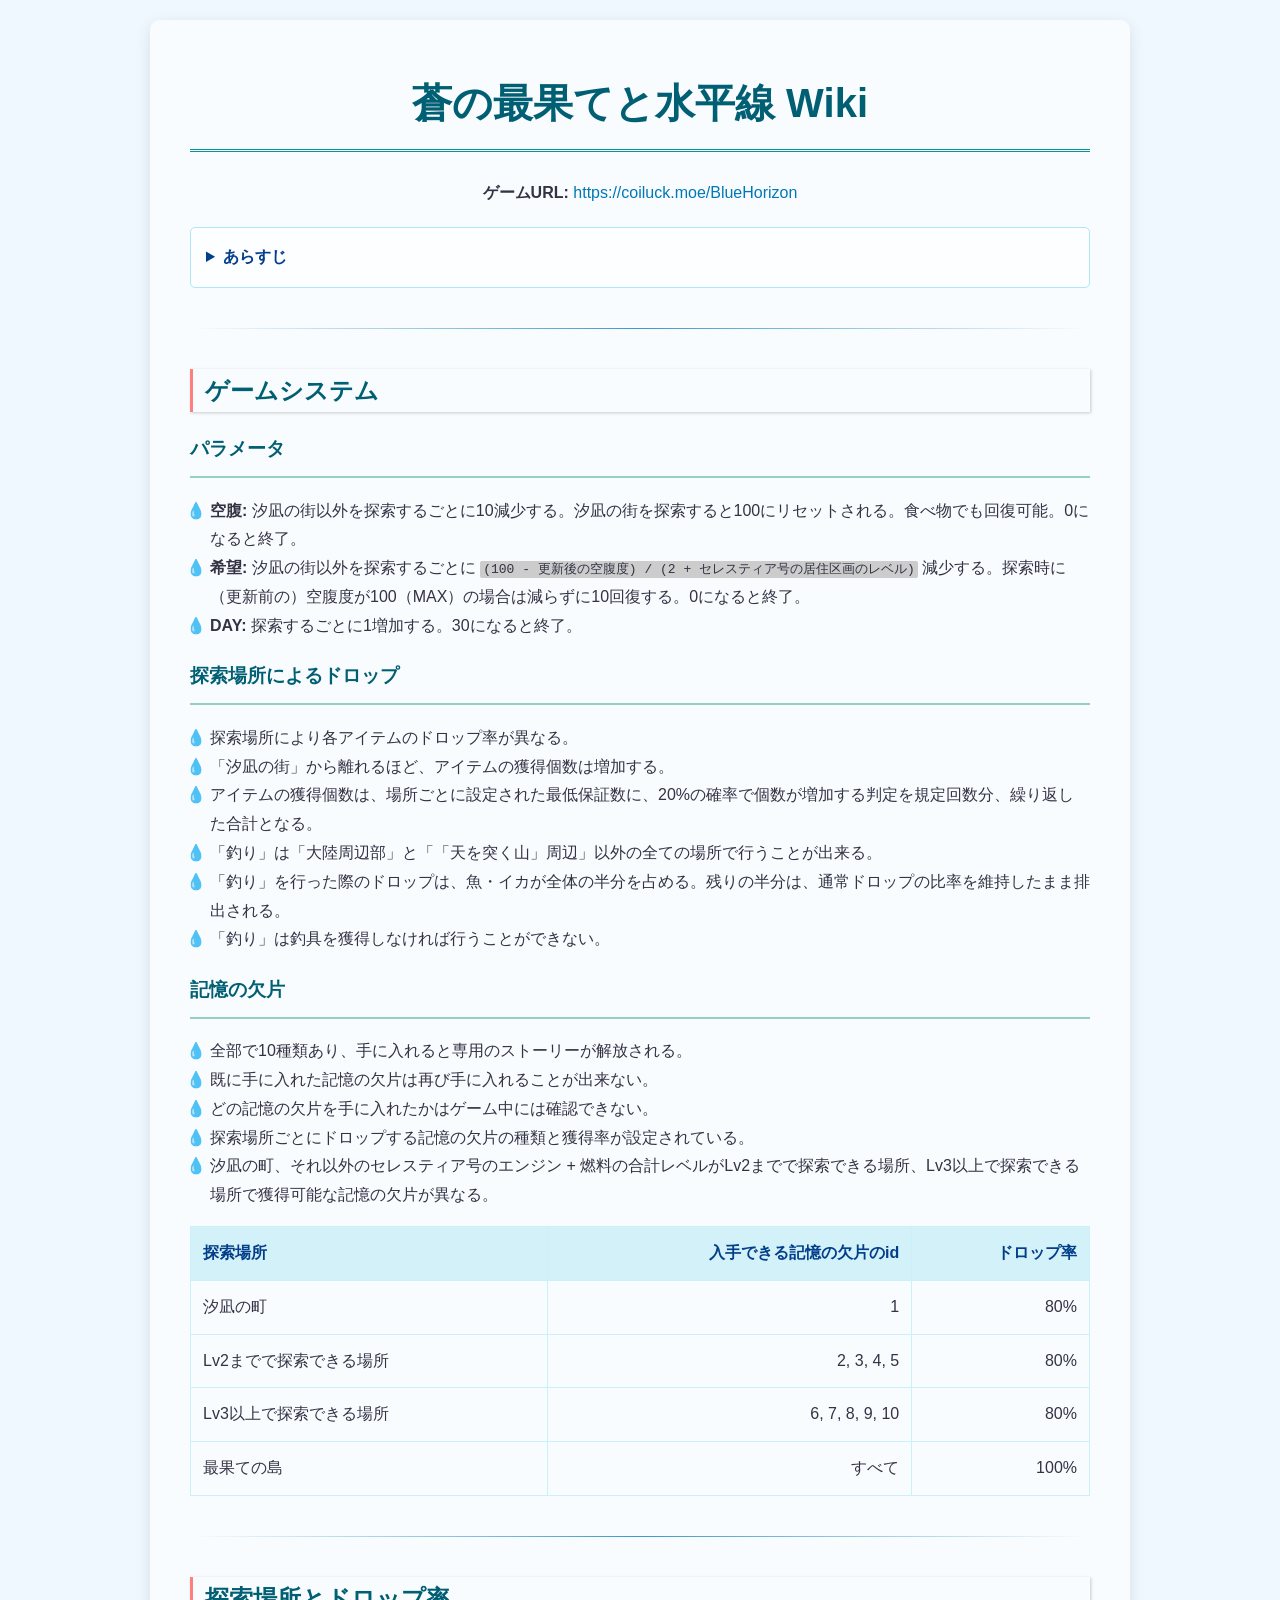
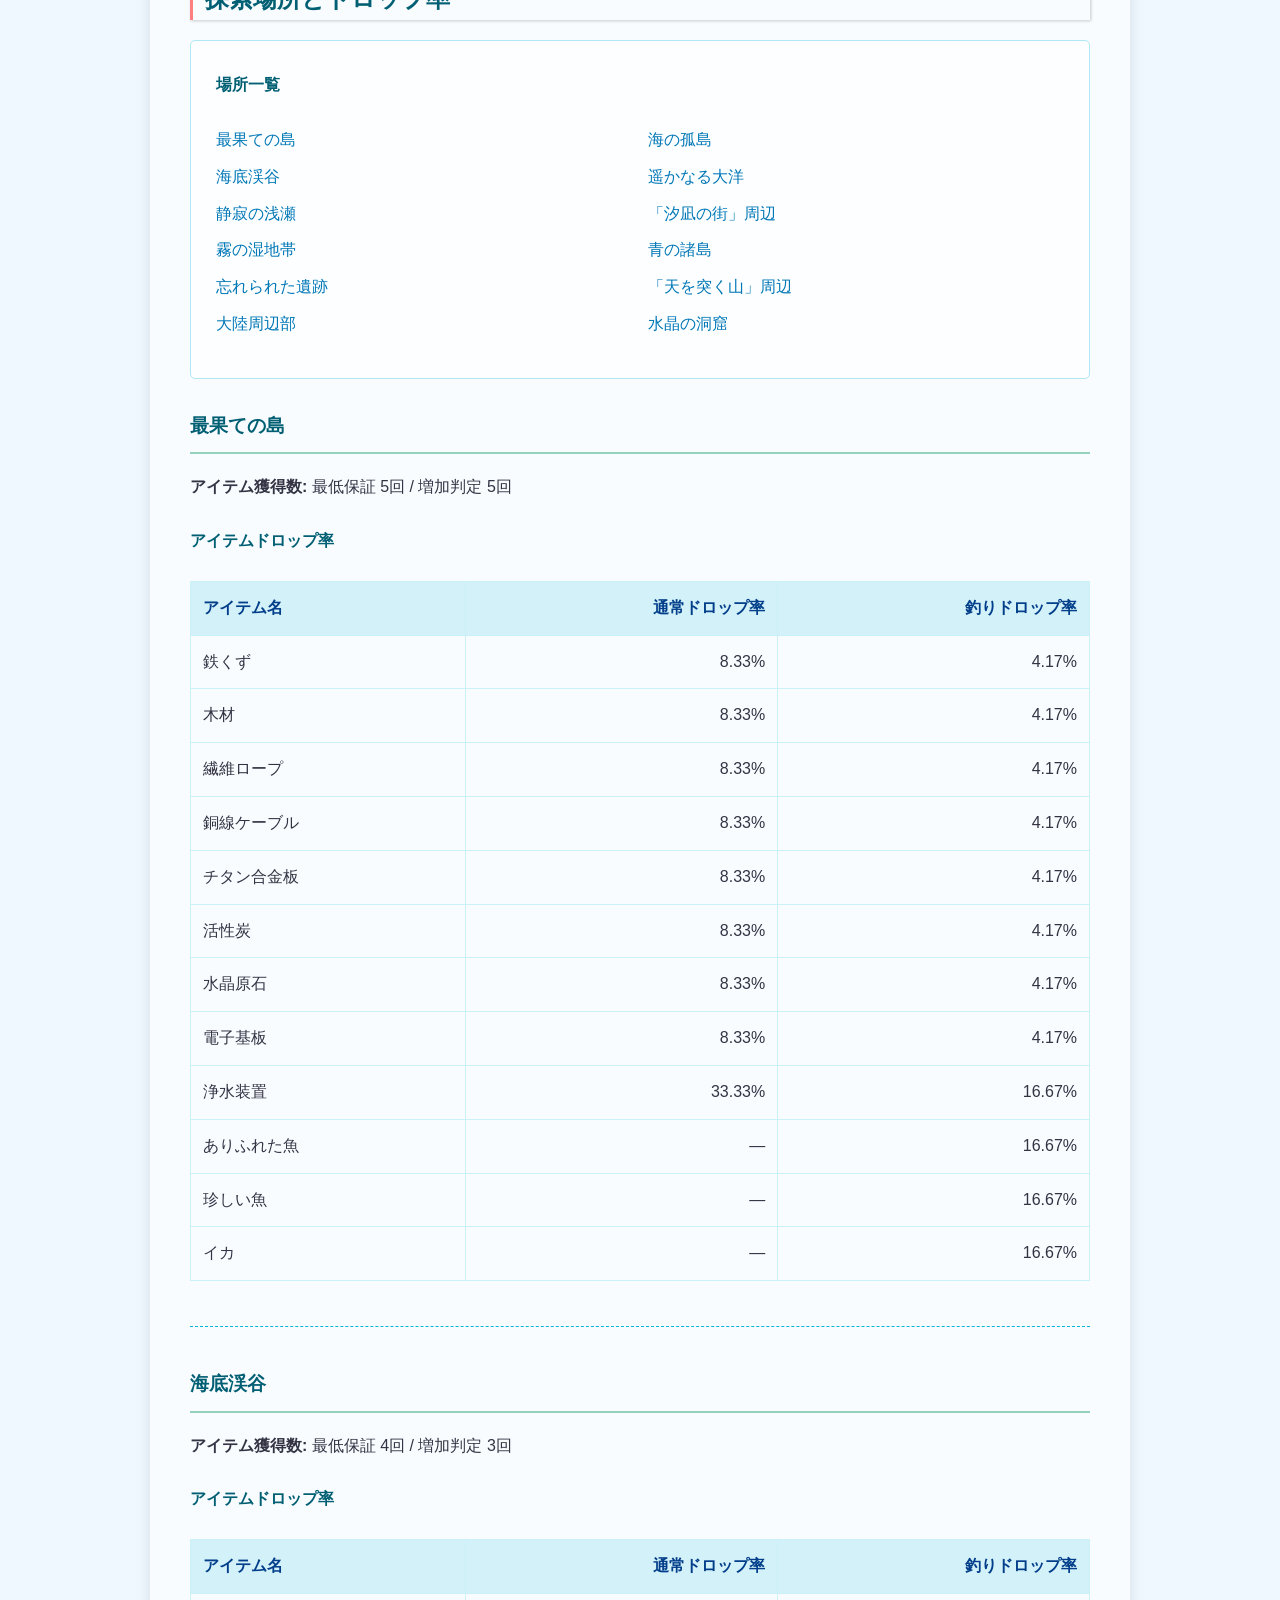
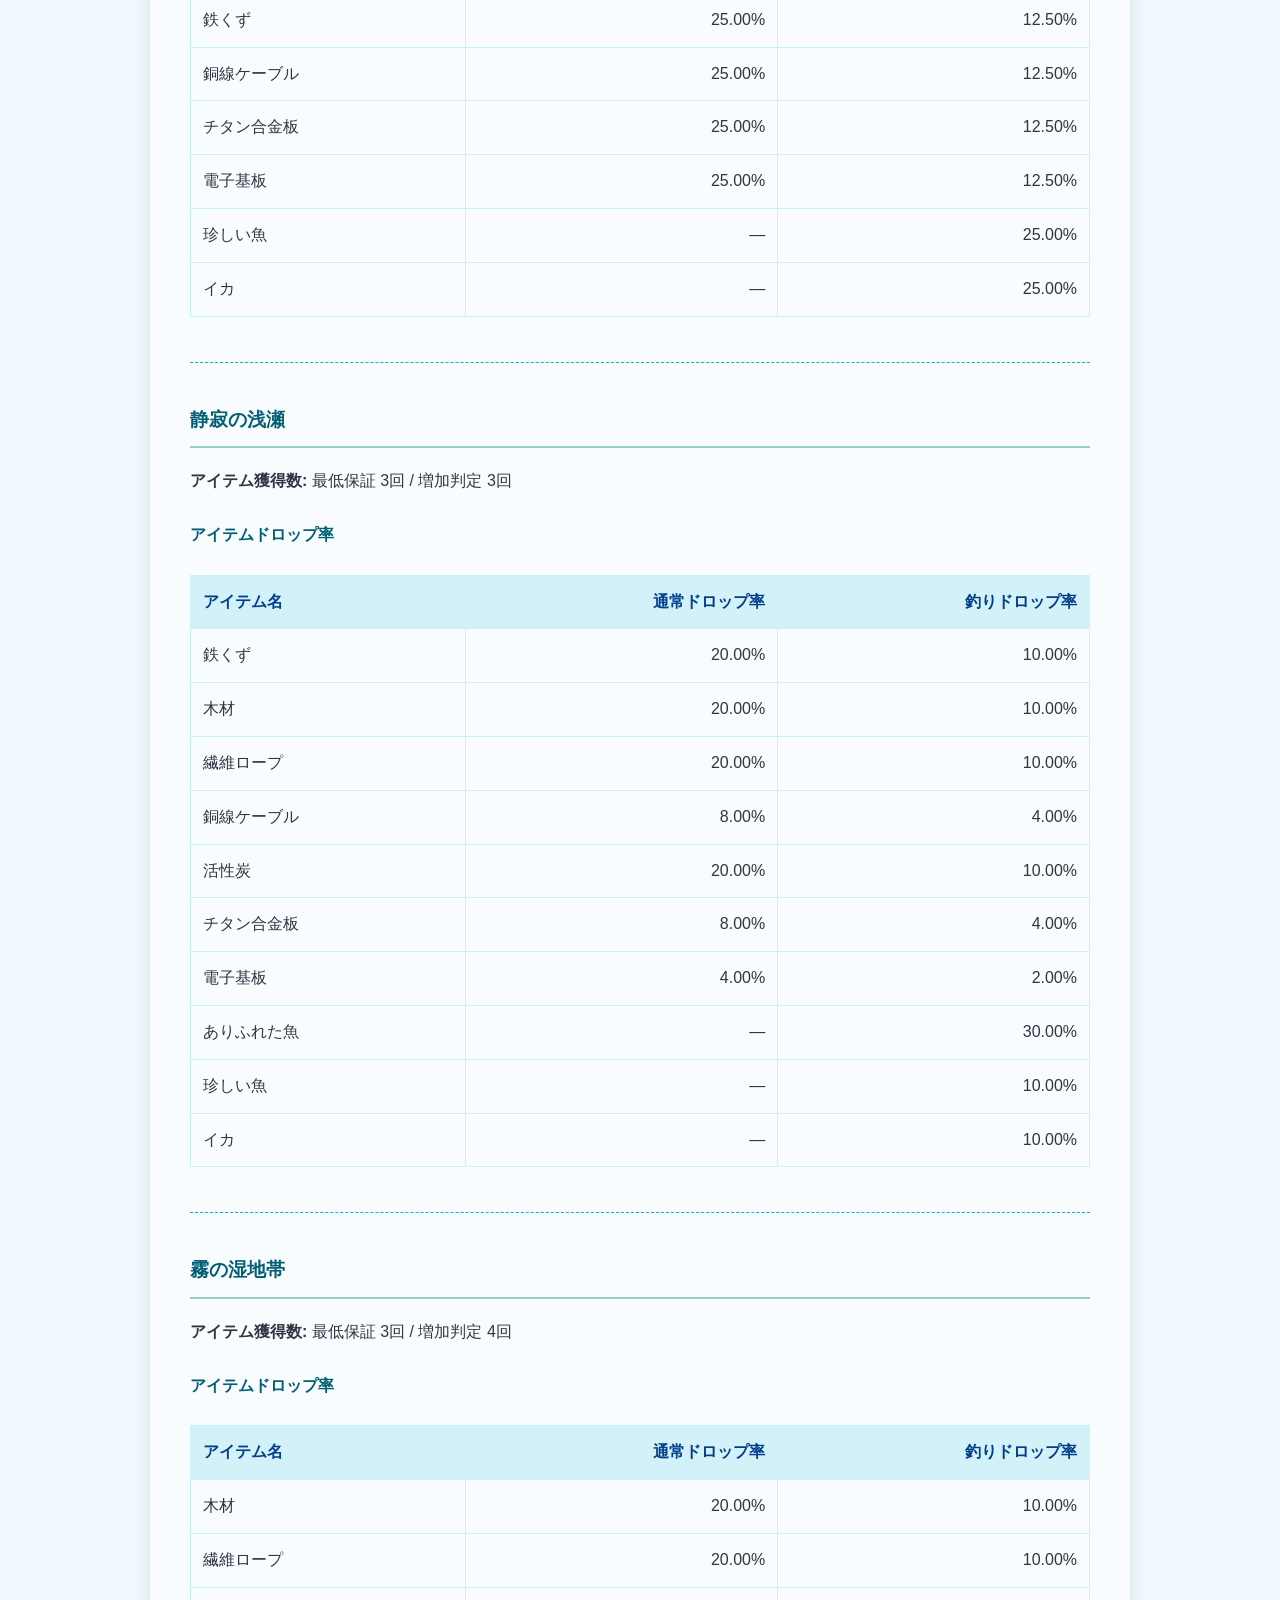
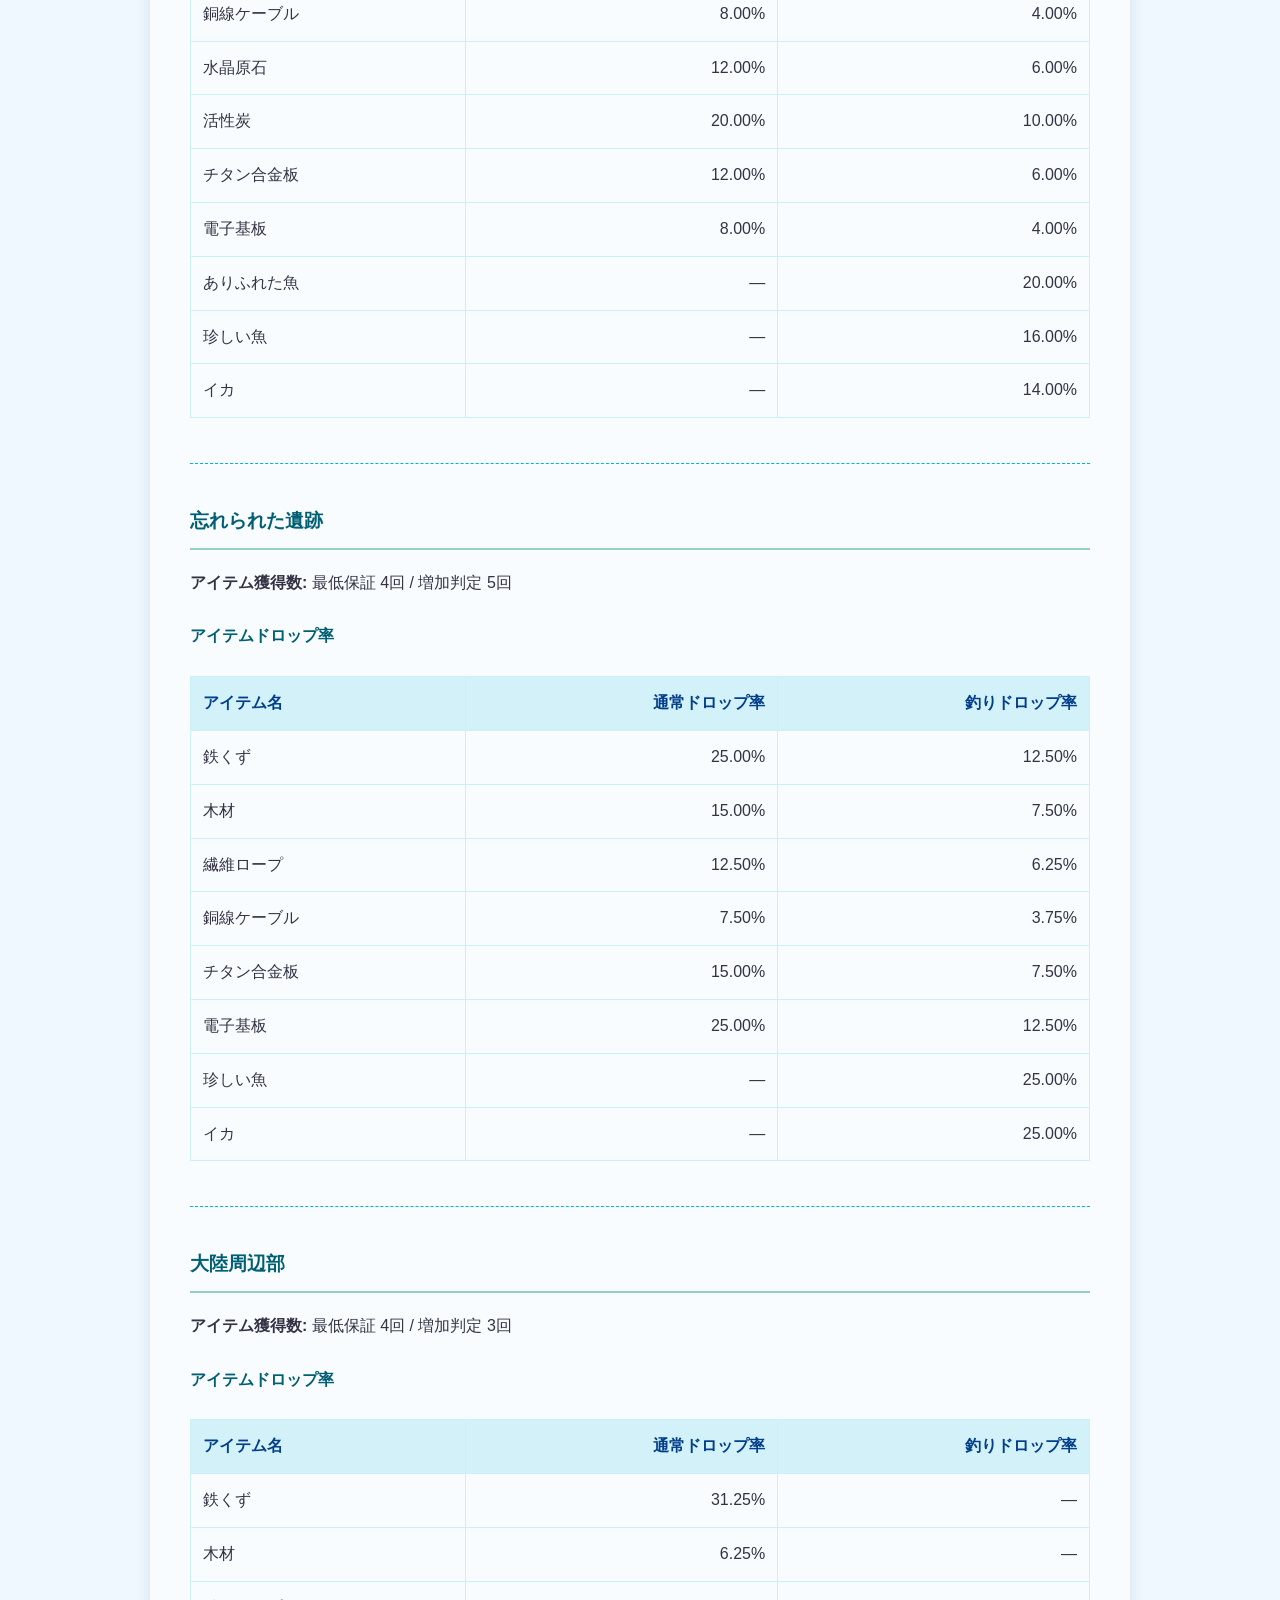
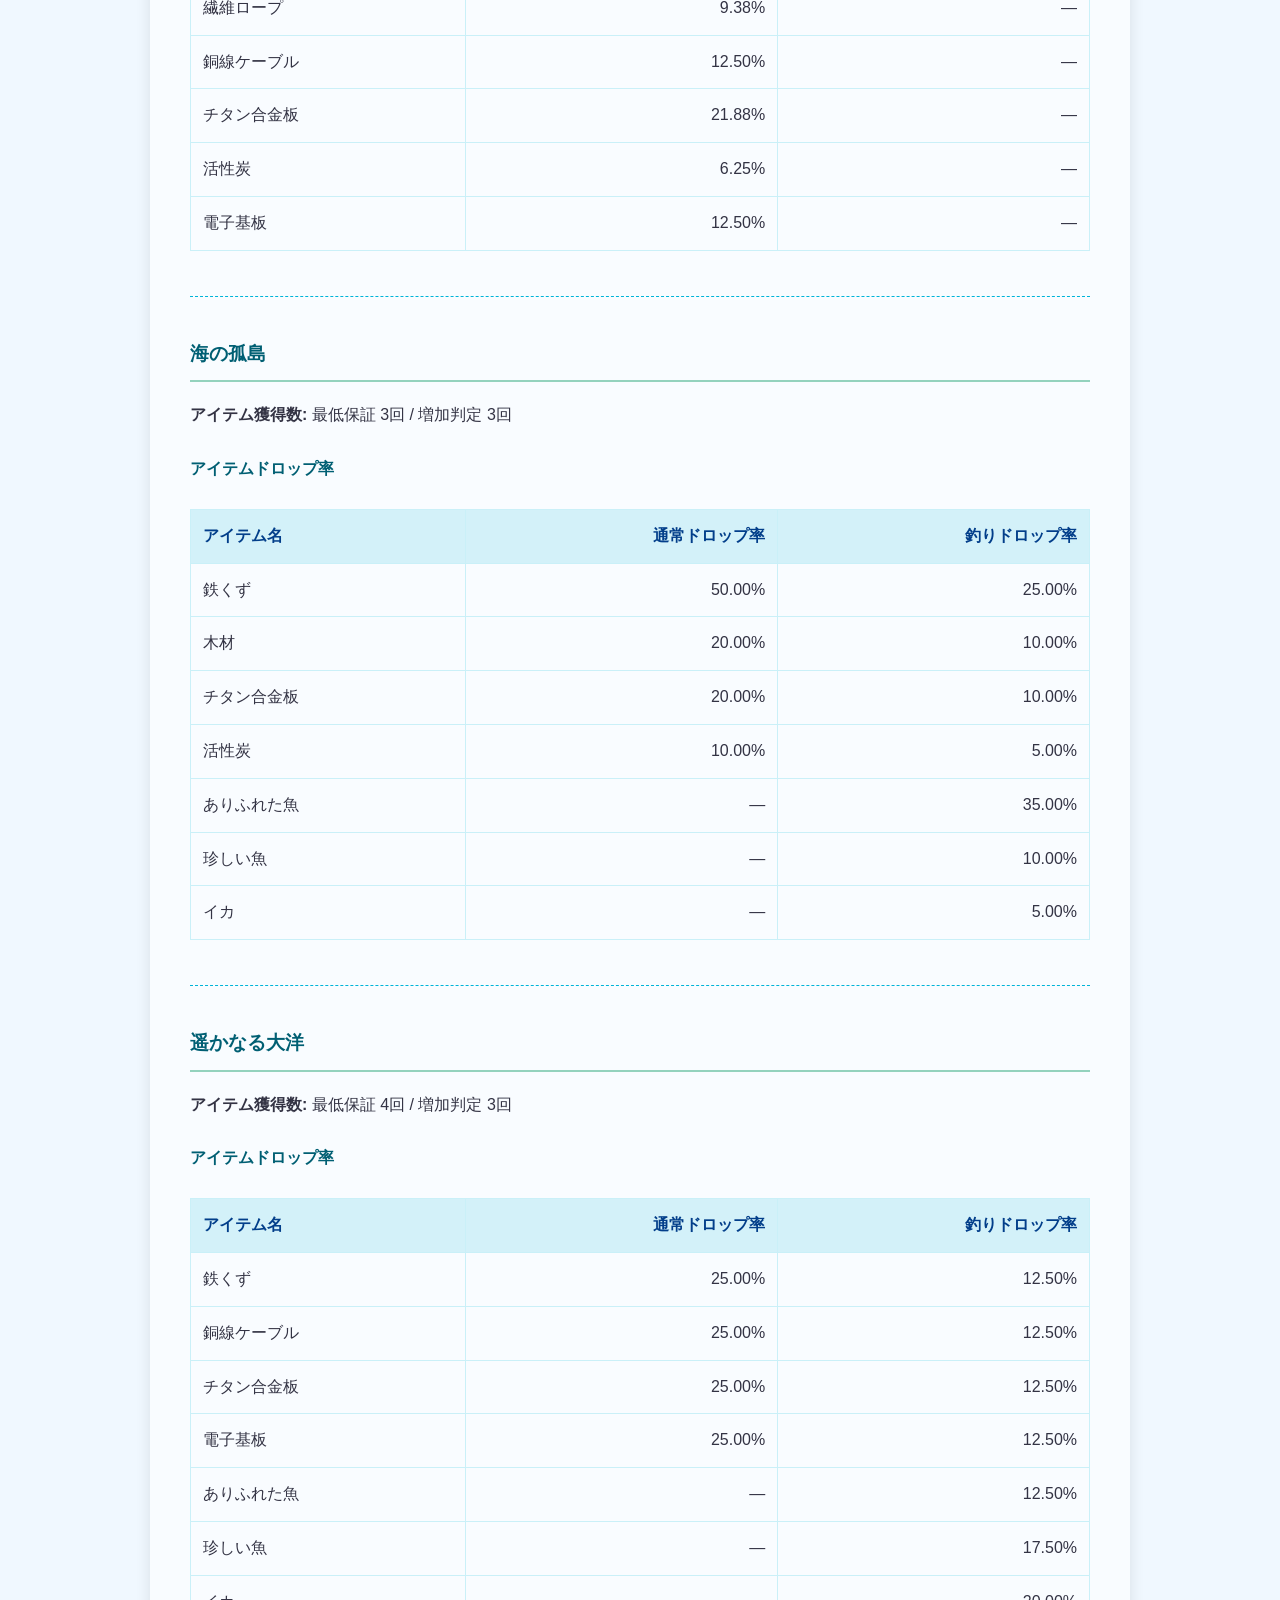
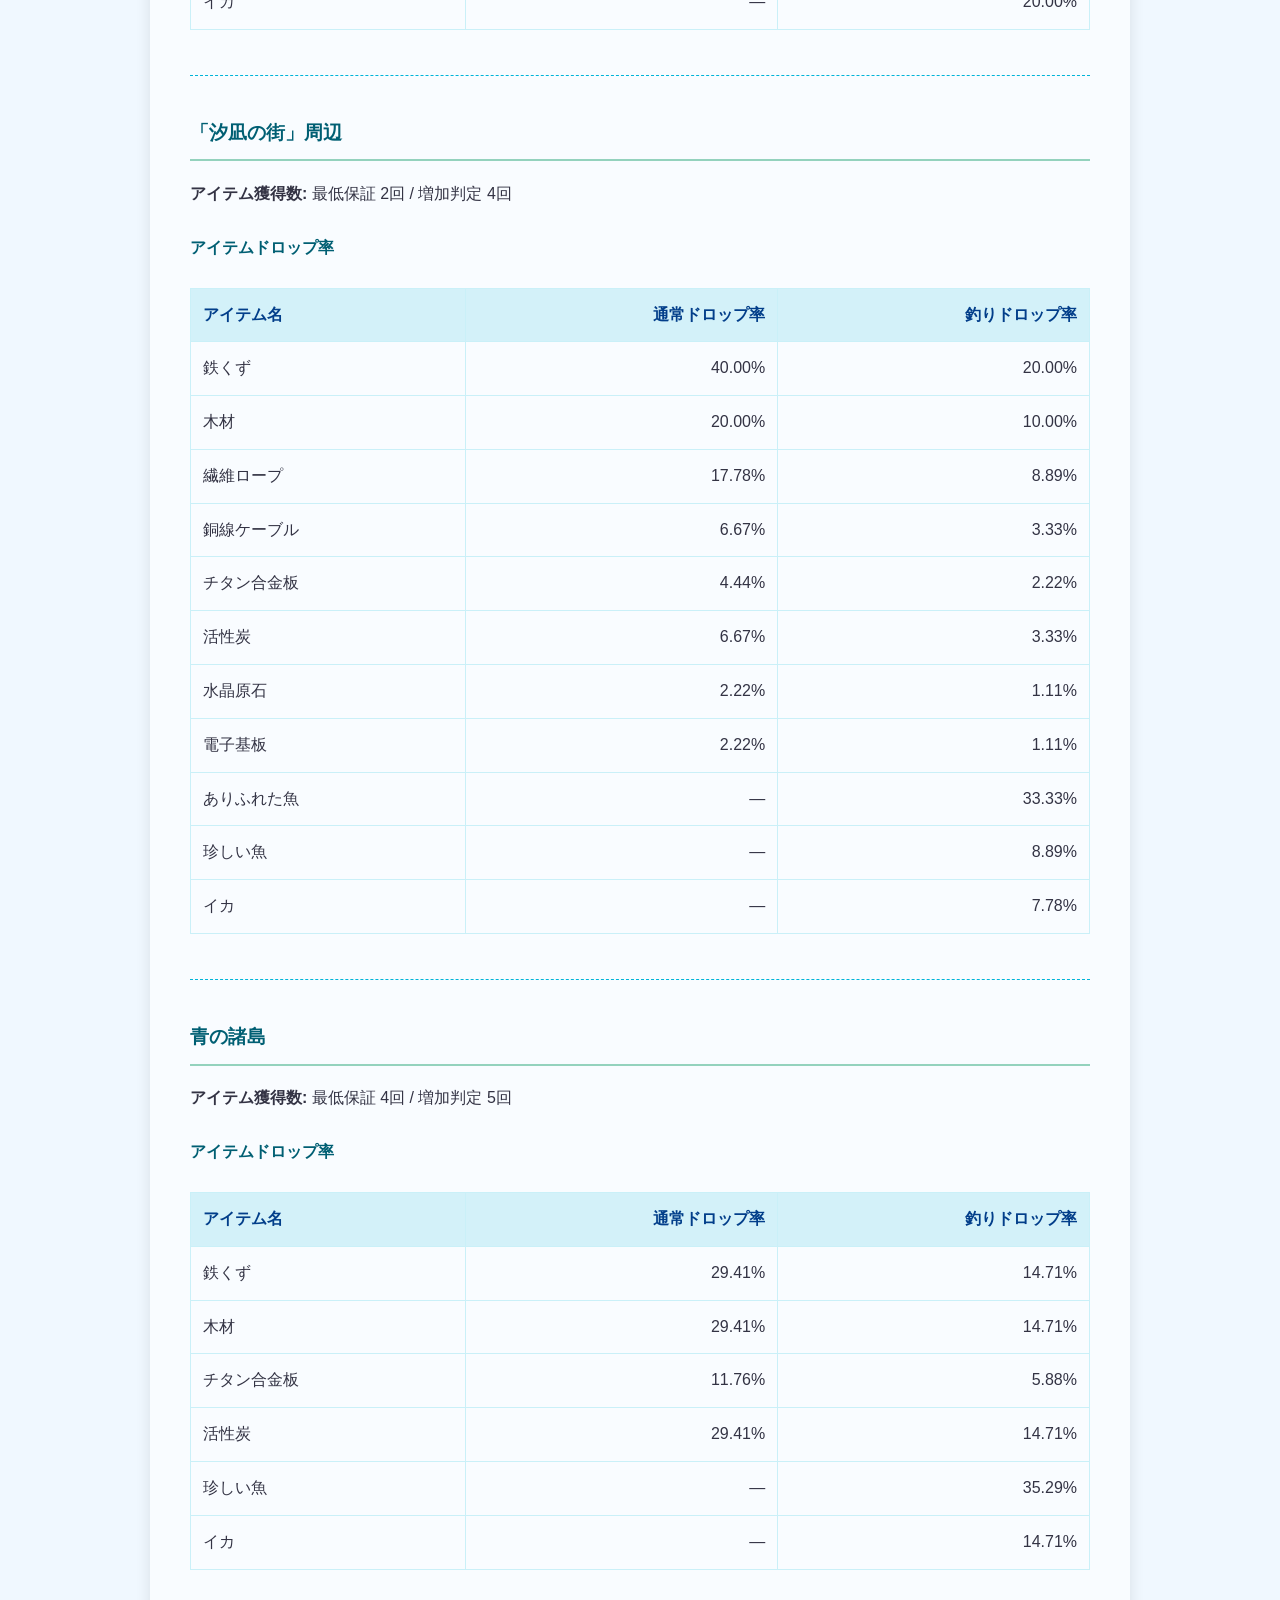
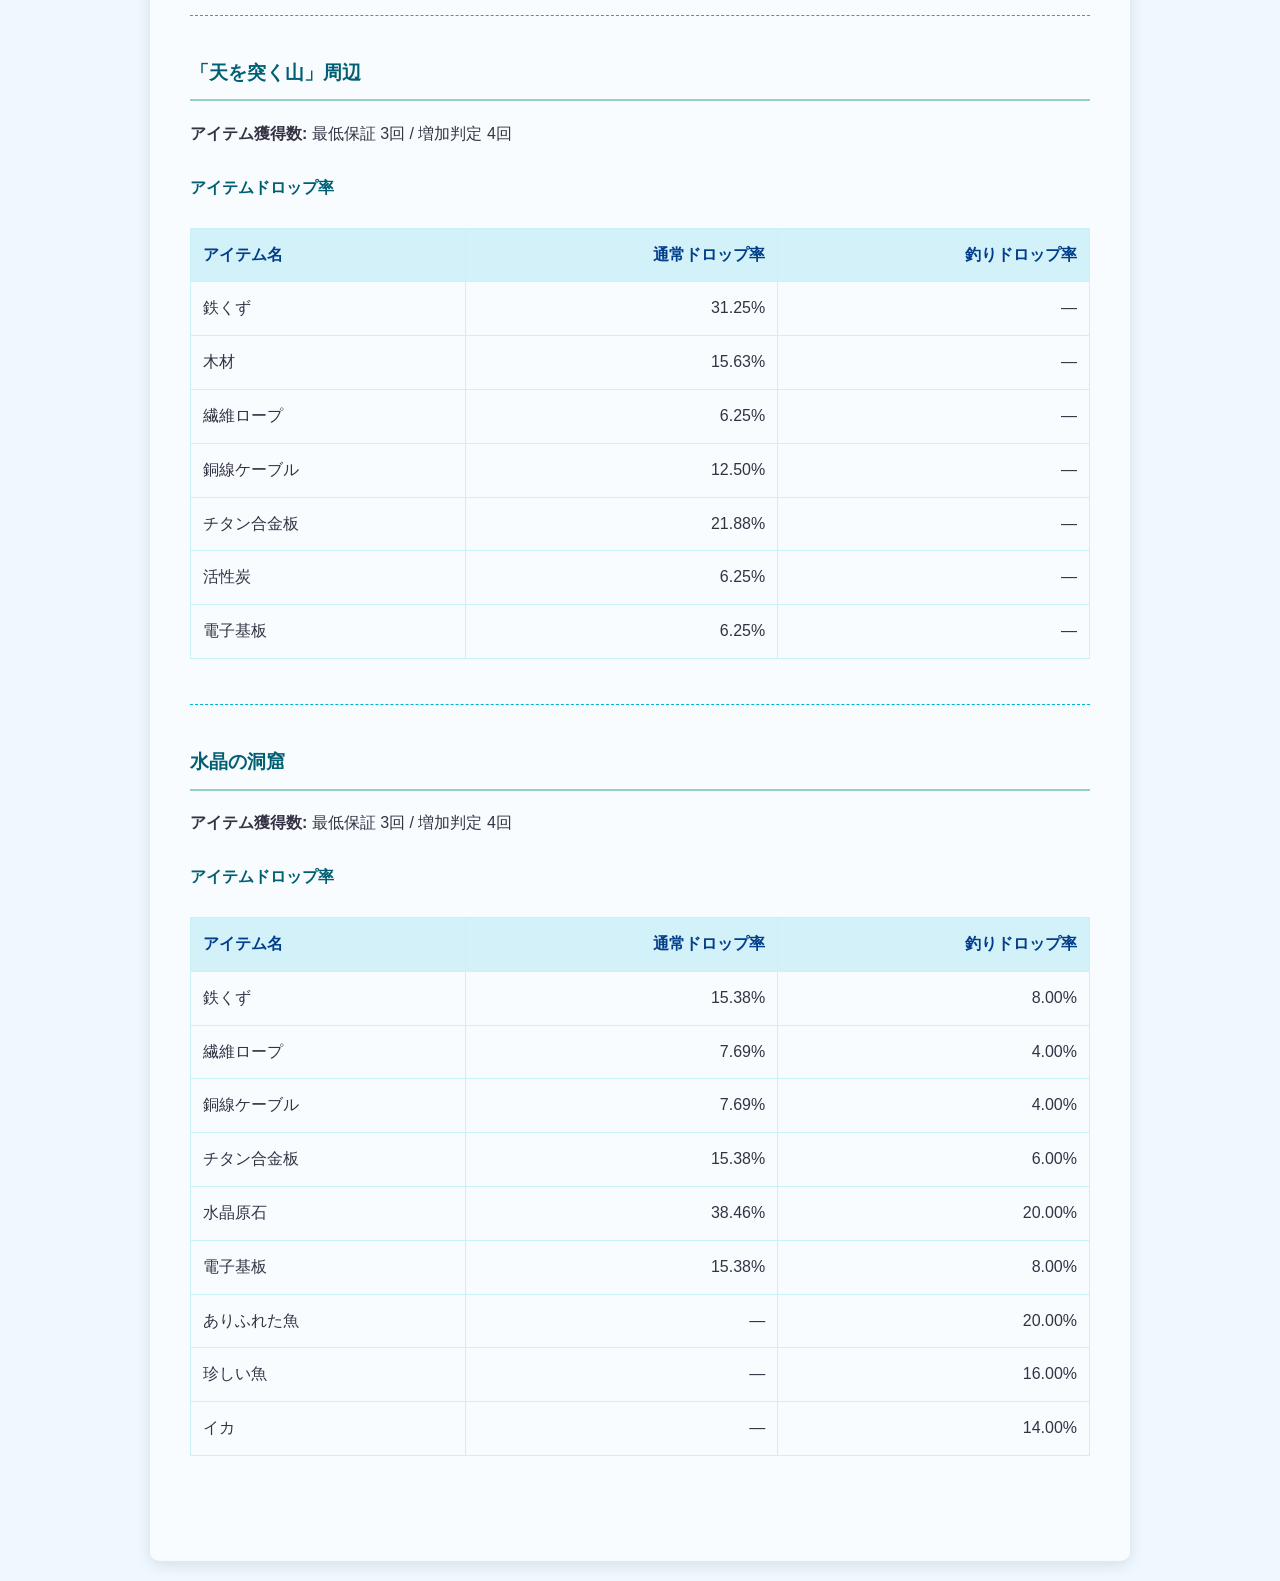
<file: wiki.html>
<!DOCTYPE html>
<html lang="ja">
<head>
    <meta charset="UTF-8">
    <meta name="viewport" content="width=device-width, initial-scale=1.0">
    <title>蒼の最果てと水平線 Wiki</title>
    <style>
        body {
            font-family: 'Helvetica Neue', 'Arial', 'Hiragino Kaku Gothic ProN', 'Hiragino Sans', 'Meiryo', sans-serif;
            line-height: 1.8;
            color: #334;
            background-color: #f0f8ff;
            margin: 0;
            padding: 20px;
        }

        .container {
            max-width: 900px;
            margin: 0 auto;
            background-color: rgba(255, 255, 255, 0.6);
            padding: 20px 40px;
            border-radius: 10px;
            box-shadow: 0 4px 15px rgba(0, 0, 0, 0.1);
        }
        
        h1, h2, h3, h4 {
            color: #005f73;
            border-bottom: 2px solid #94d2bd;
            padding-bottom: 10px;
        }

        h1 {
            text-align: center;
            font-size: 2.5em;
            border-bottom: 3px double #0a9396;
        }

        h2 {
          padding: 0 0 0 12px;
          border-bottom: none;
          border-left: 3px solid #ff7f7e;
          box-shadow: 1px 1px 3px rgba(0, 0, 0, 0.2);
        }
        
        h4 {
            border-bottom: none;
            margin-top: 25px;
            margin-bottom: 15px;
        }
        
        a {
            color: #0077b6;
            text-decoration: none;
        }
        
        a:hover {
            text-decoration: underline;
        }

        details {
            border: 1px solid #ade8f4;
            border-radius: 5px;
            padding: 15px;
            margin: 20px 0;
            background-color: rgba(255, 255, 255, 0.4);
        }
        
        summary {
            font-weight: bold;
            cursor: pointer;
            color: #023e8a;
            user-select: none;
            -webkit-user-select: none;
            -moz-user-select: none;
            -ms-user-select: none;
        }
        details p {
            user-select: none;
            -webkit-user-select: none;
            -moz-user-select: none;
            -ms-user-select: none;
        }

        code {
            background-color: #ccc;
            padding: 1px 3px;
            border-radius: 2px;
        }

        table {
            width: 100%;
            border-collapse: collapse;
            margin-bottom: 25px;
        }
        
        th, td {
            border: 1px solid #caf0f8;
            padding: 12px;
            text-align: left;
        }
        
        th {
            background-color: rgba(173, 232, 244, 0.5);
            color: #023e8a;
            font-weight: bold;
        }
        
        td:nth-child(2),
        td:nth-child(3),
        th:nth-child(2),
        th:nth-child(3) {
            text-align: right;
        }
        
        .location-section {
            margin-bottom: 40px;
            padding-bottom: 20px;
            border-bottom: 1px dashed #00b4d8;
        }

        .location-section:last-child {
            border-bottom: none;
        }
        
        ul {
            list-style-type: '💧 ';
            padding-left: 20px;
        }
        
        hr {
            border: 0;
            height: 1px;
            background-image: linear-gradient(to right, rgba(0, 0, 0, 0), rgba(0, 119, 182, 0.75), rgba(0, 0, 0, 0));
            margin: 40px 0;
        }

        /* Added Styles for Table of Contents */
        #location-toc-container {
            background-color: rgba(255, 255, 255, 0.4);
            border: 1px solid #ade8f4;
            border-radius: 5px;
            padding: 5px 25px 15px;
            margin-bottom: 30px;
        }

        #location-toc {
            list-style-type: none;
            padding-left: 0;
            columns: 2;
            -webkit-columns: 2;
            -moz-columns: 2;
        }

        #location-toc li {
            margin-bottom: 8px;
        }
    </style>
</head>
<body>

<div class="container">
    <h1>蒼の最果てと水平線 Wiki</h1>
    <p style="text-align: center;">
        <strong>ゲームURL:</strong> <a href="./" target="_blank" rel="noopener noreferrer">https://coiluck.moe/BlueHorizon</a>
    </p>

    <details>
        <summary>あらすじ</summary>
        <p>
            かつて栄華を誇った文明は、原因不明の大海面上昇「蒼い沈黙」によってそのほとんどが海の底へと沈んだ。<br>
            そんな世界で「汐凪（しおなぎ）の街」で暮らしていた少女ミナだったが、 ある時、街の生命線である浄水装置が故障し、修理に必要な特殊部品が遠方の水没都市でしか手に入らないことが判明する。<br>
            街の人々を救うため、ミナは危険を承知で未踏の海域へ向かう決意を固める。<br>
            ミナは小型潜水艇「セレスティア号」に乗り込みんだ。海の中に眠る過去の記録を拾い集め、かすかな希望を頼りに、ミナの静かな旅が始まる。
        </p>
    </details>

    <hr>

    <h2>ゲームシステム</h2>

    <h3>パラメータ</h3>
    <ul>
        <li><strong>空腹:</strong> 汐凪の街以外を探索するごとに10減少する。汐凪の街を探索すると100にリセットされる。食べ物でも回復可能。0になると終了。</li>
        <li><strong>希望:</strong> 汐凪の街以外を探索するごとに <code>(100 - 更新後の空腹度) / (2 + セレスティア号の居住区画のレベル)</code> 減少する。探索時に（更新前の）空腹度が100（MAX）の場合は減らずに10回復する。0になると終了。</li>
        <li><strong>DAY:</strong> 探索するごとに1増加する。30になると終了。</li>
    </ul>

    <h3>探索場所によるドロップ</h3>
    <ul>
        <li>探索場所により各アイテムのドロップ率が異なる。</li>
        <li>「汐凪の街」から離れるほど、アイテムの獲得個数は増加する。</li>
        <li>アイテムの獲得個数は、場所ごとに設定された最低保証数に、20%の確率で個数が増加する判定を規定回数分、繰り返した合計となる。</li>
        <li>「釣り」は「大陸周辺部」と「「天を突く山」周辺」以外の全ての場所で行うことが出来る。</li>
        <li>「釣り」を行った際のドロップは、魚・イカが全体の半分を占める。残りの半分は、通常ドロップの比率を維持したまま排出される。</li>
        <li>「釣り」は釣具を獲得しなければ行うことができない。</li>
    </ul>
    
    <h3>記憶の欠片</h3>
    <ul>
        <li>全部で10種類あり、手に入れると専用のストーリーが解放される。</li>
        <li>既に手に入れた記憶の欠片は再び手に入れることが出来ない。</li>
        <li>どの記憶の欠片を手に入れたかはゲーム中には確認できない。</li>
        <li>探索場所ごとにドロップする記憶の欠片の種類と獲得率が設定されている。</li>
        <li>汐凪の町、それ以外のセレスティア号のエンジン + 燃料の合計レベルがLv2までで探索できる場所、Lv3以上で探索できる場所で獲得可能な記憶の欠片が異なる。</li>
    </ul>
    <table>
        <thead>
            <tr>
                <th>探索場所</th>
                <th>入手できる記憶の欠片のid</th>
                <th>ドロップ率</th>
            </tr>
        </thead>
        <tbody>
            <tr>
                <td>汐凪の町</td>
                <td>1</td>
                <td>80%</td>
            </tr>
            <tr>
                <td>Lv2までで探索できる場所</td>
                <td>2, 3, 4, 5</td>
                <td>80%</td>
            </tr>
            <tr>
                <td>Lv3以上で探索できる場所</td>
                <td>6, 7, 8, 9, 10</td>
                <td>80%</td>
            </tr>
            <tr>
                <td>最果ての島</td>
                <td>すべて</td>
                <td>100%</td>
            </tr>
        </tbody>
    </table>
    <hr>

    <h2>探索場所とドロップ率</h2>

    <div id="location-toc-container">
        <h4>場所一覧</h4>
        <ul id="location-toc"></ul>
    </div>

    <div id="explore-data-container"></div>

</div>

<script>
// explore.js
const explorePlacesData = {
  path1: {
    name: '最果ての島',
    fishable: true,
    itemsWeight: {
      scrap_iron: 1,
      wood: 1,
      fiber_rope: 1,
      copper_wire_cable: 1,
      titanium_alloy_plate: 1,
      activated_carbon: 1,
      crystal_ore: 1,
      circuit_board: 1,
      water_purifier: 4,
    },
    itemsWeightInFishing: {
      scrap_iron: 1,
      wood: 1,
      fiber_rope: 1,
      copper_wire_cable: 1,
      titanium_alloy_plate: 1,
      activated_carbon: 1,
      crystal_ore: 1,
      circuit_board: 1,
      water_purifier: 4,
      fish_1: 4,
      fish_2: 4,
      squid: 4,
    },
    itemsRoll: {
      base: 5,
      rate: 5,
    }
  },
  path2: {
    name: 'これは見えないはず', // これはデータこれ以上書かない
  },
  path3: {
    name: '海底渓谷',
    fishable: true,
    itemsWeight: { // 20
      scrap_iron: 5,
      copper_wire_cable: 5,
      titanium_alloy_plate: 5,
      circuit_board: 5,
    },
    itemsWeightInFishing: {
      scrap_iron: 5,
      copper_wire_cable: 5,
      titanium_alloy_plate: 5,
      circuit_board: 5,
      fish_2: 10,
      squid: 10,
    },
    itemsRoll: {
      base: 4,
      rate: 3,
    }
  },
  path4: {
    name: '静寂の浅瀬',
    fishable: true,
    itemsWeight: { // 25
      scrap_iron: 5,
      wood: 5,
      fiber_rope: 5,
      copper_wire_cable: 2,
      activated_carbon: 5,
      titanium_alloy_plate: 2,
      circuit_board: 1,
    },
    itemsWeightInFishing: {
      scrap_iron: 5,
      wood: 5,
      fiber_rope: 5,
      copper_wire_cable: 2,
      activated_carbon: 5,
      titanium_alloy_plate: 2,
      circuit_board: 1,
      fish_1: 15,
      fish_2: 5,
      squid: 5,
    },
    itemsRoll: {
      base: 3,
      rate: 3,
    }
  },
  path5: {
    name: '霧の湿地帯',
    fishable: true,
    itemsWeight: { // 25
      wood: 5,
      fiber_rope: 5,
      copper_wire_cable: 2,
      crystal_ore: 3,
      activated_carbon: 5,
      titanium_alloy_plate: 3,
      circuit_board: 2,
    },
    itemsWeightInFishing: {
      wood: 5,
      fiber_rope: 5,
      copper_wire_cable: 2,
      crystal_ore: 3,
      activated_carbon: 5,
      titanium_alloy_plate: 3,
      circuit_board: 2,
      fish_1: 10,
      fish_2: 8,
      squid: 7,
    },
    itemsRoll: {
      base: 3,
      rate: 4,
    }
  },
  path6: {
    name: '忘れられた遺跡',
    fishable: true,
    images: 'ruins.avif',
    itemsWeight: { // 40
      scrap_iron: 10,
      wood: 6,
      fiber_rope: 5,
      copper_wire_cable: 3,
      titanium_alloy_plate: 6,
      circuit_board: 10,
    },
    itemsWeightInFishing: {
      scrap_iron: 10,
      wood: 6,
      fiber_rope: 5,
      copper_wire_cable: 3,
      titanium_alloy_plate: 6,
      circuit_board: 10,
      fish_2: 20,
      squid: 20,
    },
    itemsRoll: {
      base: 4,
      rate: 5,
    }
  },
  path7: {
    name: '大陸周辺部',
    fishable: false,
    itemsWeight: { // 32
      scrap_iron: 10,
      wood: 2,
      fiber_rope: 3,
      copper_wire_cable: 4,
      titanium_alloy_plate: 7,
      activated_carbon: 2,
      circuit_board: 4,
    },
    itemsRoll: {
      base: 4,
      rate: 3,
    }
  },
  path8: {
    name: '海の孤島',
    fishable: true,
    itemsWeight: { // 10
      scrap_iron: 5,
      wood: 2,
      titanium_alloy_plate: 2,
      activated_carbon: 1,
    },
    itemsWeightInFishing: {
      scrap_iron: 5,
      wood: 2,
      titanium_alloy_plate: 2,
      activated_carbon: 1,
      fish_1: 7,
      fish_2: 2,
      squid: 1,
    },
    itemsRoll: {
      base: 3,
      rate: 3,
    }
  },
  path9: {
    name: '遥かなる大洋',
    fishable: true,
    itemsWeight: { // 20
      scrap_iron: 5,
      copper_wire_cable: 5,
      titanium_alloy_plate: 5,
      circuit_board: 5,
    },
    itemsWeightInFishing: {
      scrap_iron: 5,
      copper_wire_cable: 5,
      titanium_alloy_plate: 5,
      circuit_board: 5,
      fish_1: 5,
      fish_2: 7,
      squid: 8,
    },
    itemsRoll: {
      base: 4,
      rate: 3,
    }
  },
  path10: {
    name: '「汐凪の街」周辺',
    fishable: true, // 釣りが可能か
    itemsWeight: {
      scrap_iron: 18,
      wood: 9,
      fiber_rope: 8,
      copper_wire_cable: 3,
      titanium_alloy_plate: 2,
      activated_carbon: 3,
      crystal_ore: 1,
      circuit_board: 1,
    },
    itemsWeightInFishing: {
      scrap_iron: 18,
      wood: 9,
      fiber_rope: 8,
      copper_wire_cable: 3,
      titanium_alloy_plate: 2,
      activated_carbon: 3,
      crystal_ore: 1,
      circuit_board: 1,
      fish_1: 30,
      fish_2: 8,
      squid: 7,
    },
    itemsRoll: {
      base: 2, // 最低保証
      rate: 4, // 20%の確率で増加するのをこの回数分繰り返す
    },
  },
  path11: {
    name: '青の諸島',
    fishable: true,
    images: 'island2.avif',
    itemsWeight: { // 17
      scrap_iron: 5,
      wood: 5,
      titanium_alloy_plate: 2,
      activated_carbon: 5,
    },
    itemsWeightInFishing: {
      scrap_iron: 5,
      wood: 5,
      titanium_alloy_plate: 2,
      activated_carbon: 5,
      fish_2: 12,
      squid: 5,
    },
    itemsRoll: {
      base: 4,
      rate: 5,
    }
  },
  path12: {
    name: '「天を突く山」周辺',
    fishable: false,
    itemsWeight: { // 32
      scrap_iron: 10,
      wood: 5,
      fiber_rope: 2,
      copper_wire_cable: 4,
      titanium_alloy_plate: 7,
      activated_carbon: 2,
      circuit_board: 2,
    },
    itemsRoll: {
      base: 3,
      rate: 4,
    }
  },
  path13: {
    name: '水晶の洞窟',
    fishable: true,
    images: 'cave.avif',
    itemsWeight: { // 25
      scrap_iron: 4,
      fiber_rope: 2,
      copper_wire_cable: 2,
      titanium_alloy_plate: 4,
      crystal_ore: 10,
      circuit_board: 4,
    },
    itemsWeightInFishing: {
      scrap_iron: 4,
      fiber_rope: 2,
      copper_wire_cable: 2,
      titanium_alloy_plate: 3,
      crystal_ore: 10,
      circuit_board: 4,
      fish_1: 10,
      fish_2: 8,
      squid: 7,
    },
    itemsRoll: {
      base: 3,
      rate: 4,
    }
  }
};
const itemData = [
  { id: "scrap_iron", name: "鉄くず" },
  { id: "wood", name: "木材" },
  { id: "fiber_rope", name: "繊維ロープ" },
  { id: "copper_wire_cable", name: "銅線ケーブル" },
  { id: "titanium_alloy_plate", name: "チタン合金板" },
  { id: "activated_carbon", name: "活性炭" },
  { id: "crystal_ore", name: "水晶原石" },
  { id: "circuit_board", name: "電子基板" },
  { id: "fishing_gear", name: "釣具" },
  { id: "fish_1", name: "ありふれた魚" },
  { id: "fish_2", name: "珍しい魚" },
  { id: "squid", name: "イカ" },
  { id: "bonfire", name: "焚き火" },
  { id: "shichirin", name: "七輪" },
  { id: "cooked_food", name: "料理" },
  { id: "paper_and_pen", name: "紙とペン" },
  { id: "simple_communicator", name: "簡易通信機" },
  { id: "emergency_repair_kit", name: "応急修理キット" },
  { id: "decryption_tool", name: "解読ツール" },
  { id: "cutting_tool", name: "カッティングツール" },
  { id: "flashlight", name: "懐中電灯" },
  { id: "pipe_parts", name: "配管パーツ" },
  { id: "control_board", name: "制御基盤" },
  { id: "water_purifier", name: "浄水装置" }
];


document.addEventListener('DOMContentLoaded', () => {
    const container = document.getElementById('explore-data-container');
    const tocContainer = document.getElementById('location-toc'); // Get TOC list
    const itemNameMap = itemData.reduce((map, item) => {
        map[item.id] = item.name;
        return map;
    }, {});
    
    for (const key in explorePlacesData) {
        if (key === 'path2') continue; // Skip the invisible path
        
        const place = explorePlacesData[key];
        
        // --- Create and append TOC entry ---
        const tocLi = document.createElement('li');
        const tocLink = document.createElement('a');
        tocLink.href = '#' + key; // Link to the section's future ID
        tocLink.textContent = place.name;
        tocLi.appendChild(tocLink);
        tocContainer.appendChild(tocLi);

        // --- Create the location section ---
        const section = document.createElement('div');
        section.className = 'location-section';
        section.id = key; // Add an ID for the anchor link to target
        
        // --- Basic Info ---
        let contentHTML = `<h3>${place.name}</h3>`;
        contentHTML += `<p><strong>アイテム獲得数:</strong> 最低保証 ${place.itemsRoll.base}回 / 増加判定 ${place.itemsRoll.rate}回</p>`;
        if (place.memoryPieceRate) {
            contentHTML += `<p><strong>記憶の欠片:</strong> ID ${place.memoryPiece.join(', ')} が ${place.memoryPieceRate * 100}% の確率で出現</p>`;
        }
        
        // --- Table Generation ---
        const totalWeightNormal = Object.values(place.itemsWeight).reduce((sum, weight) => sum + weight, 0);
        const totalWeightFishing = place.fishable ? Object.values(place.itemsWeightInFishing).reduce((sum, weight) => sum + weight, 0) : 0;
        
        const allItemIds = new Set([
            ...Object.keys(place.itemsWeight),
            ...(place.fishable ? Object.keys(place.itemsWeightInFishing) : [])
        ]);

        // Separate regular items and fishing-specific items to sort them correctly
        const regularItems = [];
        const fishItems = [];
        const fishItemIds = ['fish_1', 'fish_2', 'squid'];
        
        // Use the original explorePlacesData order for regular items
        for(const itemId of Object.keys(place.itemsWeight)) {
            if (allItemIds.has(itemId)) {
                regularItems.push(itemId);
                allItemIds.delete(itemId); // Remove to avoid duplicates
            }
        }
        // Add any remaining non-fish items from fishing list
        for (const itemId of allItemIds) {
            if(!fishItemIds.includes(itemId)) {
                regularItems.push(itemId);
            }
        }

        // Add fish items in their specific order
        for (const fishId of fishItemIds) {
            if (allItemIds.has(fishId)) {
                fishItems.push(fishId);
            }
        }
        
        const orderedItemIds = [...regularItems, ...fishItems];

        contentHTML += `<h4>アイテムドロップ率</h4>`;
        contentHTML += `<table><thead><tr><th>アイテム名</th><th>通常ドロップ率</th><th>釣りドロップ率</th></tr></thead><tbody>`;

        for (const itemId of orderedItemIds) {
            const name = itemNameMap[itemId] || itemId;
            
            const normalWeight = place.itemsWeight[itemId] || 0;
            const normalRate = totalWeightNormal > 0 && normalWeight > 0 ? ((normalWeight / totalWeightNormal) * 100).toFixed(2) + '%' : '—';
            
            let fishingRate = '—';
            if (place.fishable && totalWeightFishing > 0) {
                const fishingWeight = place.itemsWeightInFishing[itemId] || 0;
                if (fishingWeight > 0) {
                    fishingRate = ((fishingWeight / totalWeightFishing) * 100).toFixed(2) + '%';
                }
            }
            
            contentHTML += `<tr><td>${name}</td><td>${normalRate}</td><td>${fishingRate}</td></tr>`;
        }

        contentHTML += `</tbody></table>`;
        section.innerHTML = contentHTML;
        container.appendChild(section);
    }
});
</script>

</body>
</html>
</file>
